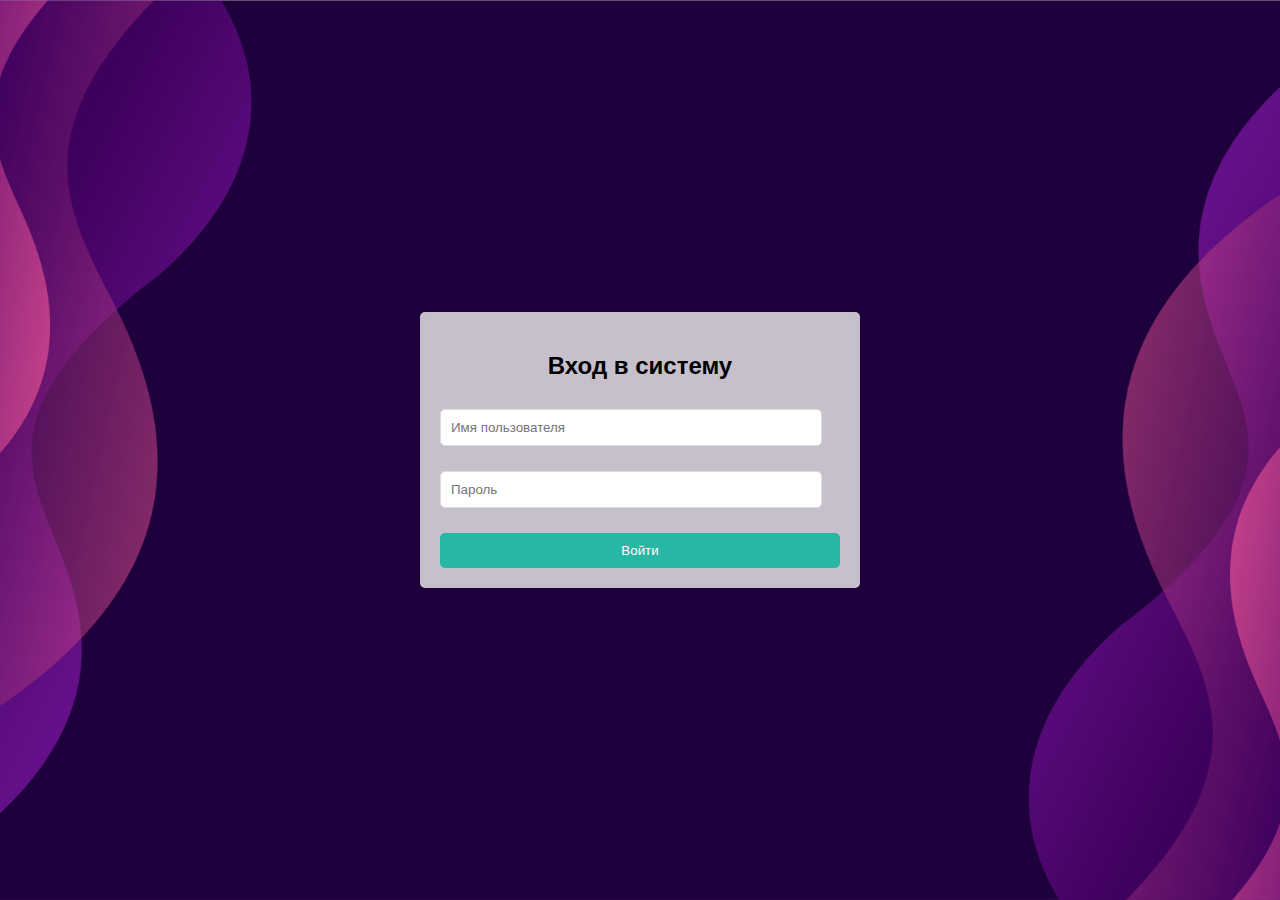
<file: templates/login.html>
<!DOCTYPE html>
<html lang="ru">
<head>
    <meta charset="UTF-8">
    <meta name="viewport" content="width=device-width, initial-scale=1.0">
    <title>Вход в систему</title>
    <style>
        body {
            font-family: Arial, sans-serif;
            background-color: #f4f4f4;
            display: flex;
            justify-content: center;
            align-items: center;
            height: 100vh;
            margin: 0;
            background-image: url('phon.jpg'); /* Added background image */
            background-size: cover;          /* Cover the entire background */
            background-position: center;      /* Center the background image */
        }
        .login-form {
            background: rgba(240, 240, 240, 0.8); /* Added transparency */
            padding: 20px;
            border-radius: 5px;
            box-shadow: 0 0 10px rgba(0, 0, 0, 0.1);
            width: 400px;
        }
        .login-form h2 {
            text-align: center;
        }
        .login-form input {
            width: 90%;
            padding: 10px;
            margin: 10px 0;
            border: 1px solid #ddd;
            border-radius: 5px;
        }
        .login-form button {
            width: 100%;
            padding: 10px;
            background-color: #26b8a4;
            color: white;
            border: none;
            border-radius: 5px;
            cursor: pointer;
            margin-top: 10px; /* Add some space between the buttons */
        }
        .login-form button:hover {
            background-color: #218838;
        }
        .error-message {
            color: red;
            font-size: 0.8em;
            margin-top: -5px;
            margin-bottom: 10px;
        }
    </style>
</head>
<body>

    <div class="login-form">
        <h2>Вход в систему</h2>
        <form action="#" method="post" onsubmit="return validateForm()">
            <input type="text" id="username" name="username" placeholder="Имя пользователя" required oninput="validateUsername()">
            <div id="username-error" class="error-message"></div>

            <input type="password" id="password" name="password" placeholder="Пароль" required oninput="validatePassword()">
            <div id="password-error" class="error-message"></div>

            <button type="submit">Войти</button>
        </form>
    </div>

    <script>
        function validateForm() {
            let usernameValid = validateUsername();
            let passwordValid = validatePassword();

            return usernameValid && passwordValid;
        }

        function validateUsername() {
            let username = document.getElementById('username').value;
            let usernameError = document.getElementById('username-error');
            let regex = /^[a-zA-Z]+$/; // Only letters allowed

            if (!regex.test(username) && username.length > 0) {
                usernameError.textContent = "Имя пользователя должно содержать только буквы.";
                return false;
            } else {
                usernameError.textContent = "";
                return true;
            }
        }

        function validatePassword() {
            let password = document.getElementById('password').value;
            let passwordError = document.getElementById('password-error');
            let regex = /^[0-9]+$/; // Only numbers allowed

            if (!regex.test(password) && password.length > 0) {
                passwordError.textContent = "Пароль должен содержать только цифры.";
                return false;
            } else {
                passwordError.textContent = "";
                return true;
            }
        }
    </script>
</body>
</html>
</file>
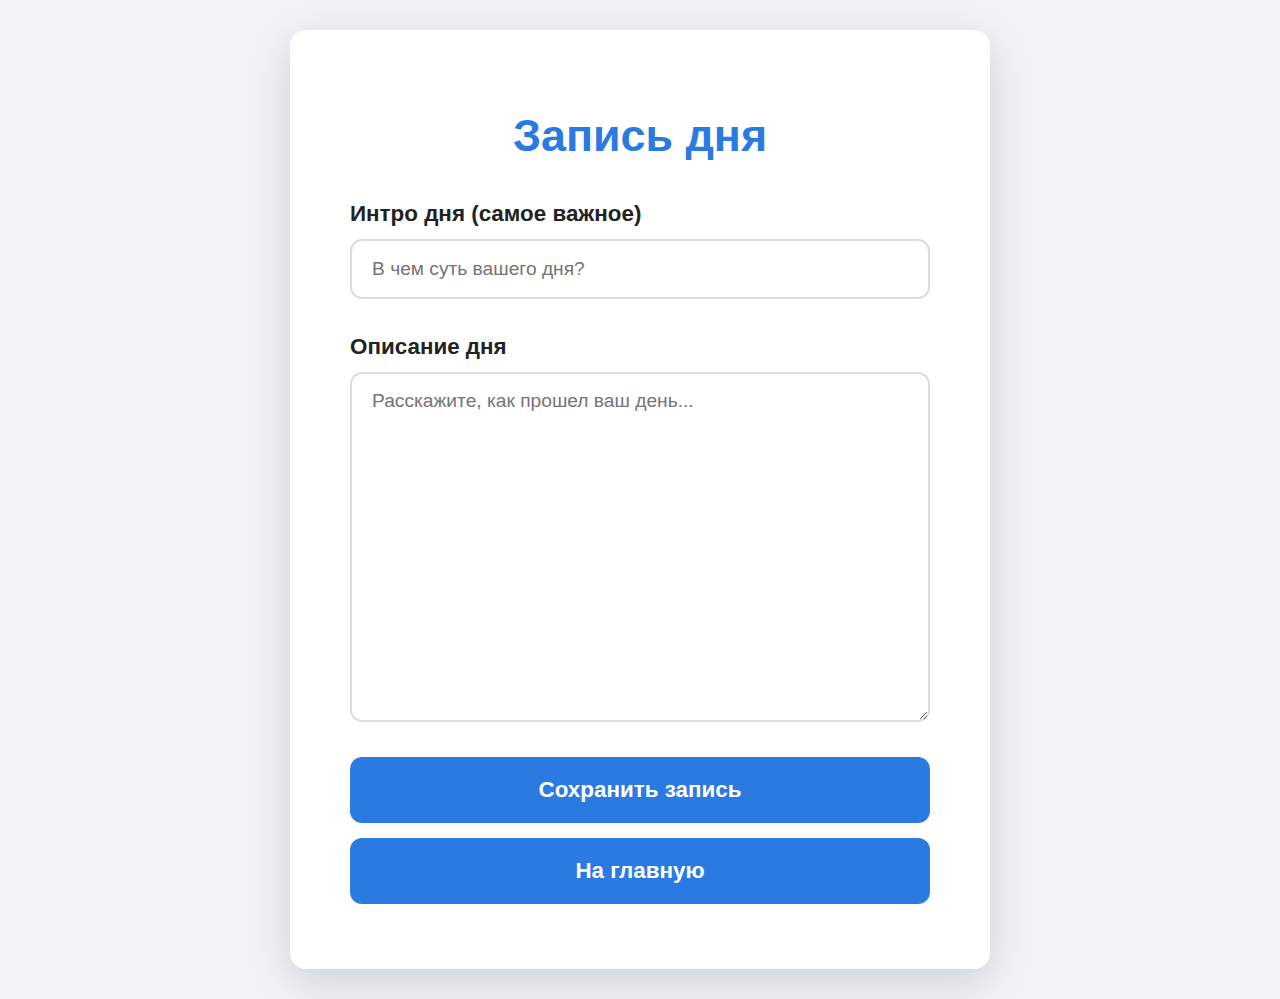
<file: templates/newZapis.html>
<!DOCTYPE html>
<html lang="ru">
<head>
<meta charset="UTF-8" />
<meta name="viewport" content="width=device-width, initial-scale=1" />
<title>Запись дня</title>
<style>
  body {
    font-family: 'Segoe UI', Tahoma, Geneva, Verdana, sans-serif;
    background-color: #f0f4f8;
    margin: 0;
    padding: 30px;
    display: flex;
    justify-content: center;
    align-items: flex-start;
    min-height: 100vh;
  }
  .container {
    background: white;
    padding: 50px 60px;
    border-radius: 16px;
    box-shadow: 0 12px 40px rgba(0,0,0,0.15);
    max-width: 700px;
    width: 100%;
    box-sizing: border-box;
  }
  h1 {
    text-align: center;
    color: #2a7ae2;
    margin-bottom: 40px;
    font-size: 2.8rem;
  }
  form {
    display: flex;
    flex-direction: column;
  }
  label {
    font-weight: 700;
    color: #222;
    margin-bottom: 12px;
    font-size: 1.4rem;
  }
  input[type="text"] {
    width: 100%;
    height: 60px; /* Увеличенная высота */
    padding: 16px 20px;
    font-size: 1.2rem;
    border: 2px solid #ddd;
    border-radius: 12px;
    margin-bottom: 35px;
    box-sizing: border-box;
    transition: border-color 0.3s ease;
  }
  input[type="text"]:focus {
    outline: none;
    border-color: #2a7ae2;
  }
  textarea {
    width: 100%;
    min-height: 350px; /* Увеличенная высота */
    padding: 16px 20px;
    font-size: 1.2rem;
    border: 2px solid #ddd;
    border-radius: 12px;
    margin-bottom: 35px;
    box-sizing: border-box;
    resize: vertical;
    overflow-y: auto;
    font-family: inherit;
  }
  textarea:focus {
    outline: none;
    border-color: #2a7ae2;
  }
  button {
    background-color: #2a7ae2;
    color: white;
    font-size: 1.4rem;
    font-weight: 700;
    padding: 20px;
    border: none;
    border-radius: 12px;
    cursor: pointer;
    transition: background-color 0.3s ease;
    margin-bottom: 15px; /* Отступ между кнопками */
  }
  button:hover,
  button:focus {
    background-color: #1d5bbf;
  }
  @media (max-width: 768px) {
    body {
      padding: 20px;
    }
    .container {
      padding: 40px 30px;
      max-width: 100%;
    }
    h1 {
      font-size: 2.2rem;
      margin-bottom: 30px;
    }
    label {
      font-size: 1.2rem;
      margin-bottom: 10px;
    }
    input[type="text"],
    textarea {
      font-size: 1rem;
      padding: 12px 15px;
      margin-bottom: 25px;
    }
    button {
      font-size: 1.2rem;
      padding: 15px;
    }
  }
</style>
</head>
<body>
  <div class="container" role="main" aria-label="Форма записи онлайн дневника">
    <h1>Запись дня</h1>
    <form action="#" method="post">
      <label for="intro">Интро дня (самое важное)</label>
      <input type="text" id="intro" name="intro" placeholder="В чем суть вашего дня?" required maxlength="100" />

      <label for="description">Описание дня</label>
      <textarea id="description" name="description" placeholder="Расскажите, как прошел ваш день..." required></textarea>

      <button type="submit">Сохранить запись</button>
      <button type="button" onclick="window.location.href='/'">На главную</button> <!-- Кнопка



      </div>
    </form>
  </div>
</body>
</html>
</file>
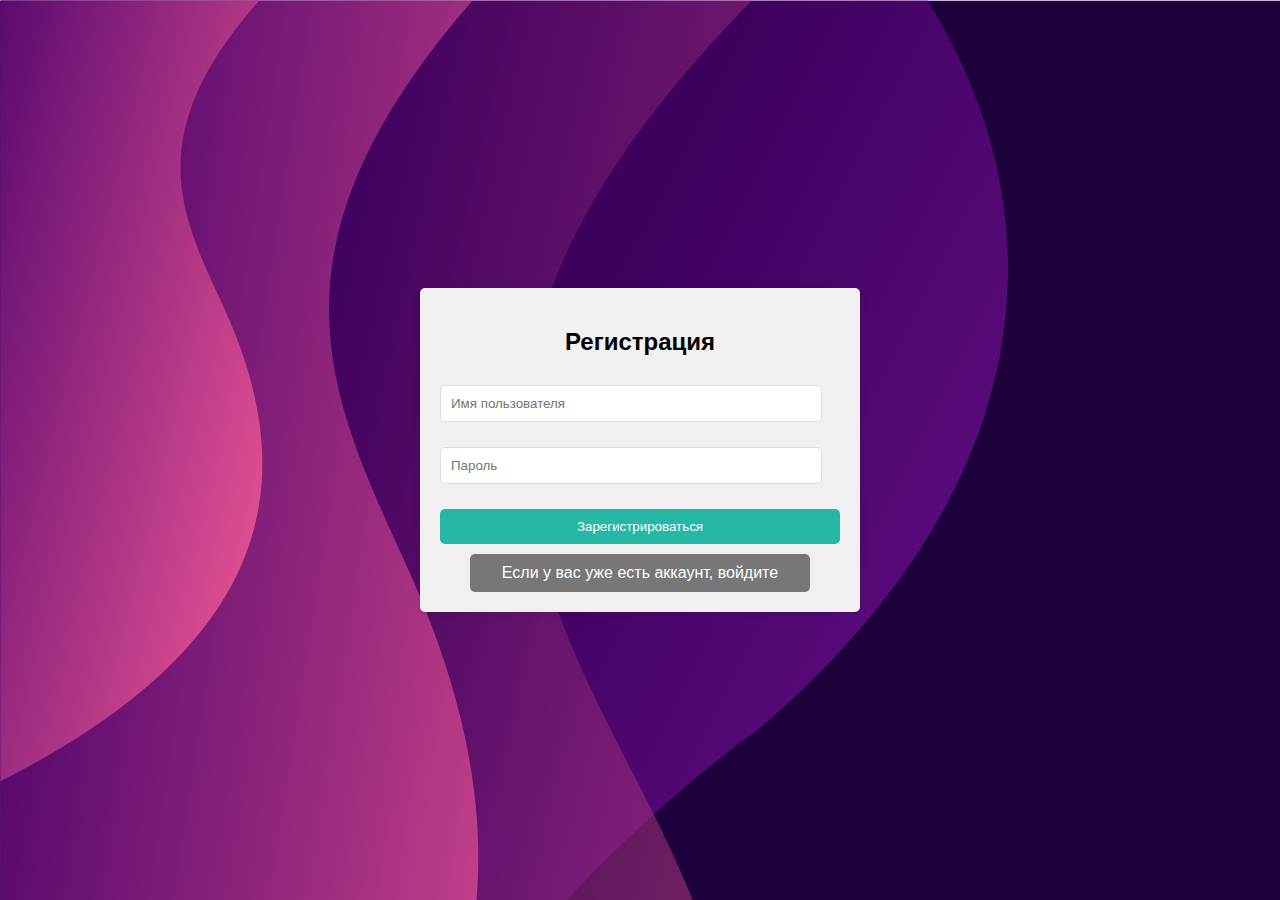
<file: templates/register.html>
<!DOCTYPE html>
<html lang="ru">
<head>
    <meta charset="UTF-8">
    <meta name="viewport" content="width=device-width, initial-scale=1.0">
    <title>Форма регистрации</title>
    <style>
        body {
            font-family: Arial, sans-serif;
            background-color: #f4f4f4;
            display: flex;
            justify-content: center;
            align-items: center;
            height: 100vh;
            margin: 0;
        }
        .registration-form {
            background: rgb(240, 240, 240);
            padding: 20px;
            border-radius: 5px;
            box-shadow: 0 0 10px rgba(0, 0, 0, 0.1);
            width: 400px;
        }
        .registration-form h2 {
            text-align: center;
        }
        .registration-form input {
            width: 90%;
            padding: 10px;
            margin: 10px 0;
            border: 1px solid #ddd;
            border-radius: 5px;
        }
        .registration-form button {
            width: 100%;
            padding: 10px;
            background-color: #26b8a4;
            color: white;
            border: none;
            border-radius: 5px;
            cursor: pointer;
            margin-top: 10px; /* Add some space between the buttons */
        }
        .registration-form button:hover {
            background-color: #218838;
        }
        .error-message {
            color: red;
            font-size: 0.8em;
            margin-top: -5px;
            margin-bottom: 10px;
        }

        .login-link-button {
            width: 80%; /* Reduced width */
            max-width: 320px; /* Ensure it doesn't exceed the form's width */
            padding: 10px;
            background-color: #777; /* A gray color */
            color: white;
            border: none;
            border-radius: 5px;
            cursor: pointer;
            text-align: center; /* Center the text */
            text-decoration: none; /* Remove underline from the link */
            display: block; /* Make it a block-level element to take full width */
            margin-top: 10px;
            margin-left: auto;  /* Center horizontally */
            margin-right: auto; /* Center horizontally */
        }

        .login-link-button:hover {
            background-color: #555; /* Darker gray on hover */
        }
    </style>
</head>
<body background="phon.jpg">

    <div class="registration-form">
        <h2>Регистрация</h2>
        <form action="#" method="post" onsubmit="return validateForm()">
            <input type="text" id="username" name="username" placeholder="Имя пользователя" required oninput="validateUsername()">
            <div id="username-error" class="error-message"></div>

            <input type="password" id="password" name="password" placeholder="Пароль" required oninput="validatePassword()">
            <div id="password-error" class="error-message"></div>

            <button type="submit">Зарегистрироваться</button>
            <a href="/login" class="login-link-button">Если у вас уже есть аккаунт, войдите</a>
        </form>
    </div>

    <script>
        function validateUsername() {
            const usernameInput = document.getElementById('username');
            const usernameError = document.getElementById('username-error');
            const usernameValue = usernameInput.value;

            if (/\d/.test(usernameValue)) {
                usernameError.textContent = "Имя пользователя не должно содержать цифры.";
                return false;
            } else {
                usernameError.textContent = "";
                return true;
            }
        }

       function validatePassword() {
            const passwordInput = document.getElementById('password');
            const passwordError = document.getElementById('password-error');
            const passwordValue = passwordInput.value;

            if (/[^0-9]/.test(passwordValue)) {
                passwordError.textContent = "Пароль должен содержать только цифры.";
                return false;
            } else {
                passwordError.textContent = "";
                return true;
            }
        }

        function validateForm() {
            let isValidUsername = validateUsername();
            let isValidPassword = validatePassword();

            return isValidUsername && isValidPassword;
        }
    </script>

</body>
</html>
</file>
